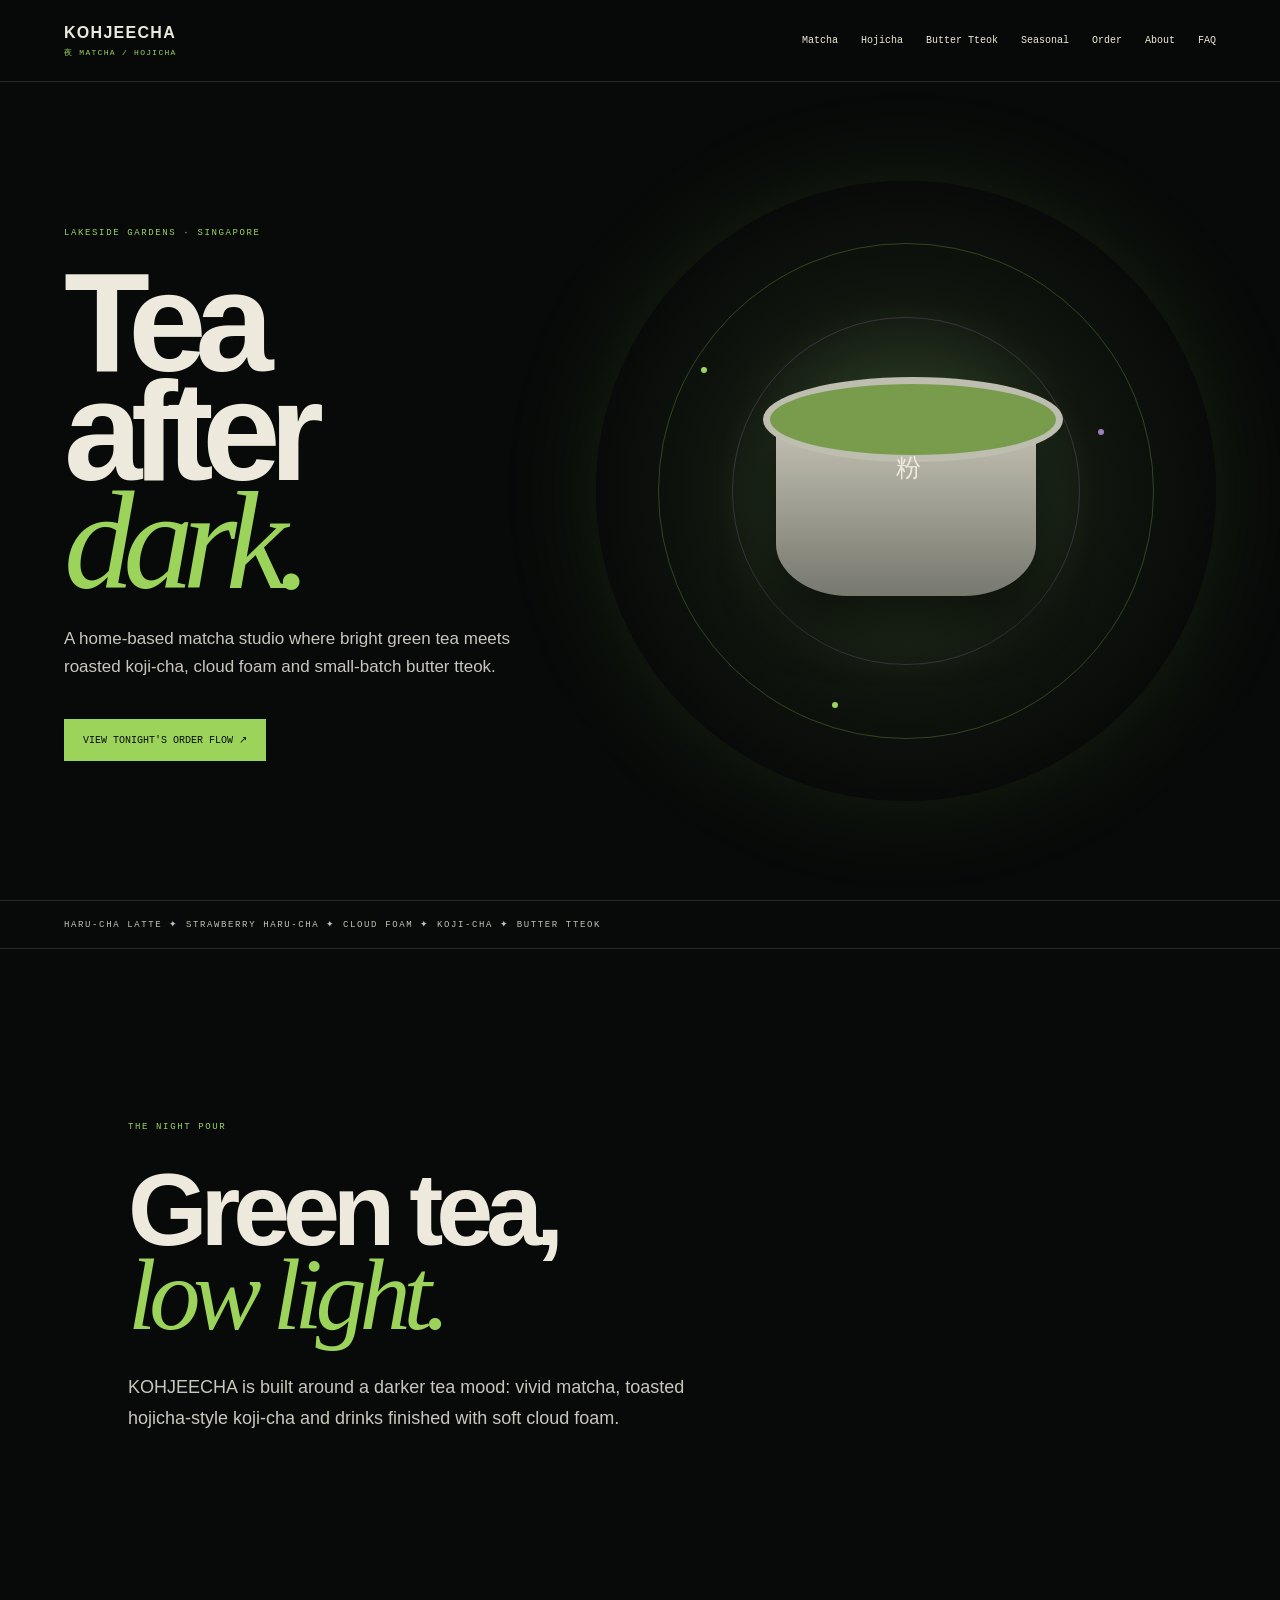
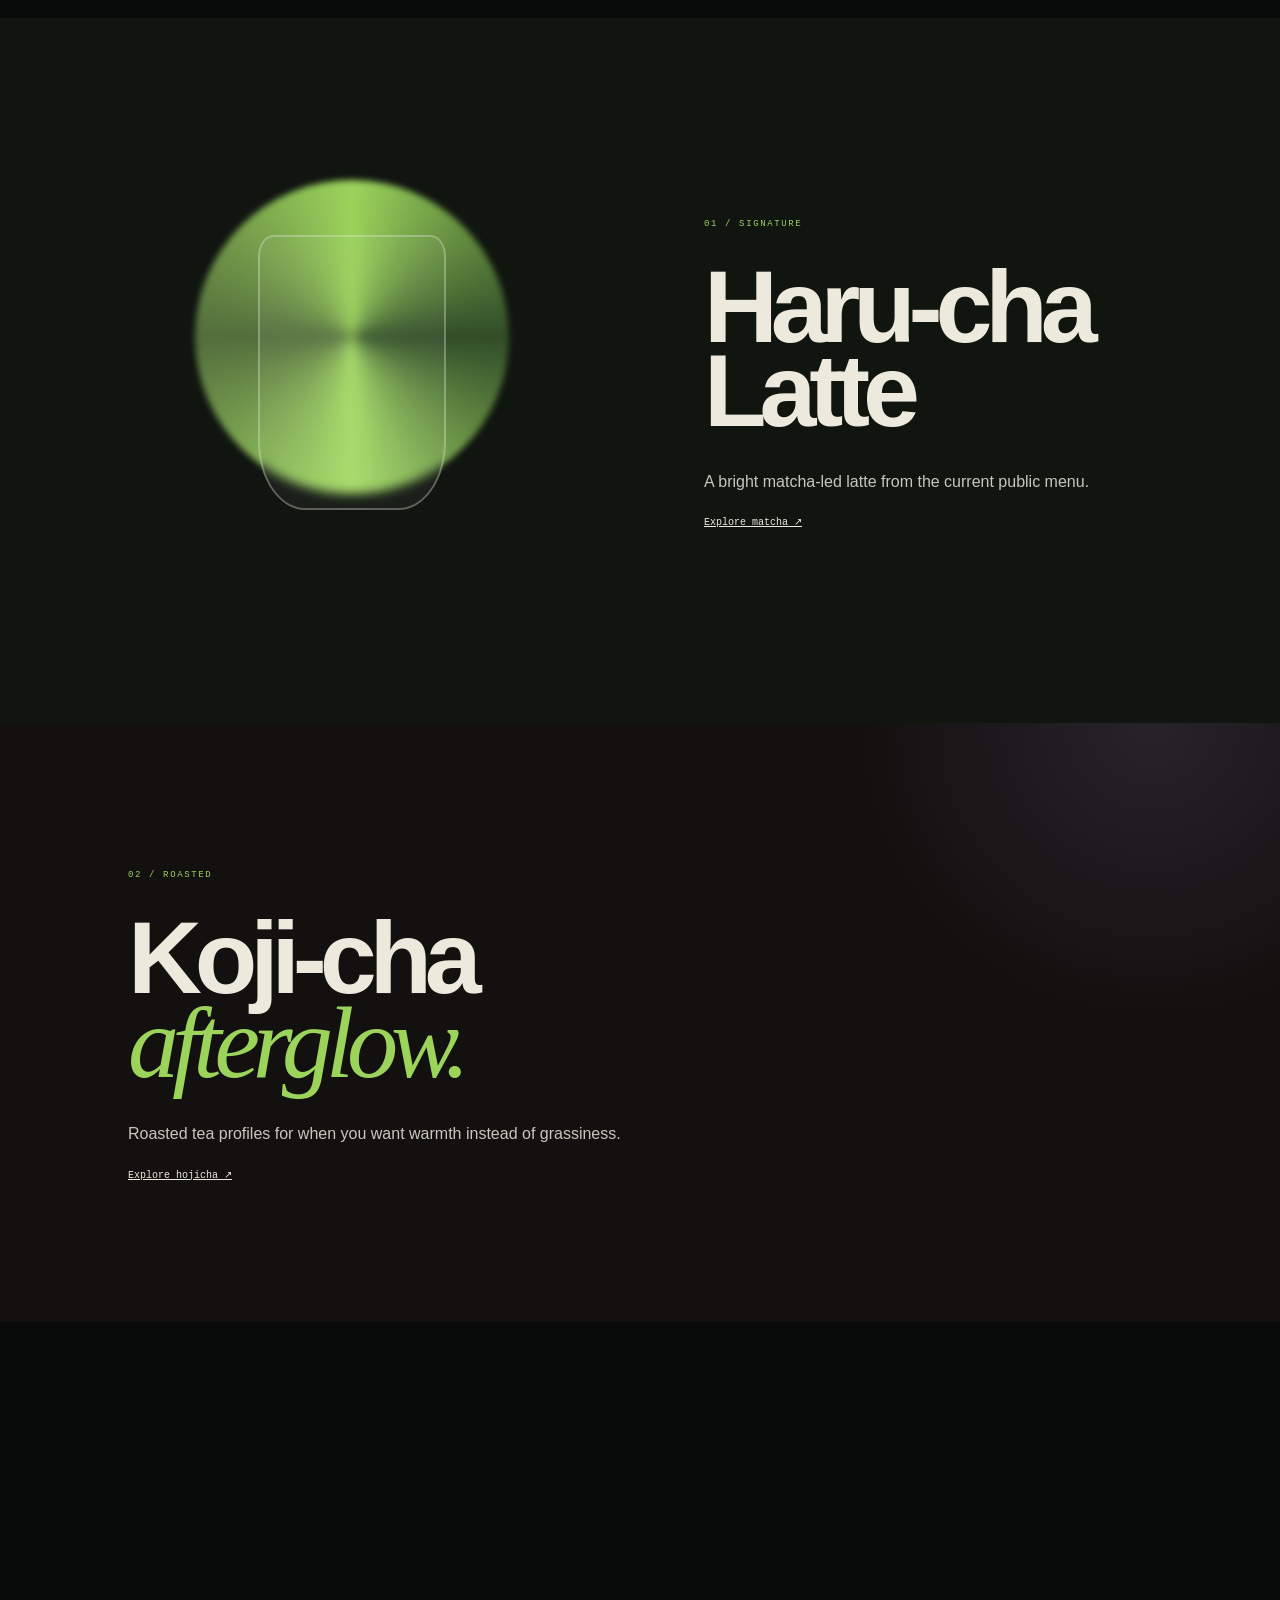
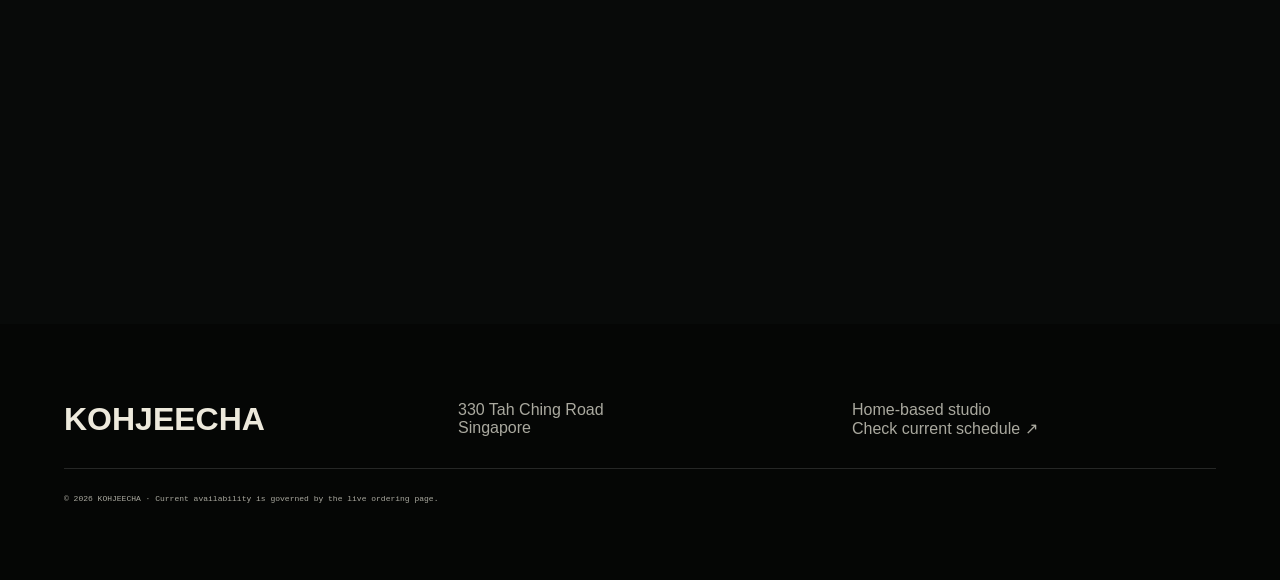
<file: index.html>
<!doctype html><html lang="en"><head><meta charset="utf-8"><meta name="viewport" content="width=device-width,initial-scale=1"><meta name="description" content="KOHJEECHA — home-based matcha and hojicha drinks at Lakeside Gardens, Singapore."><title>KOHJEECHA — Night Matcha</title><link rel="stylesheet" href="css/style.css"></head><body><div class="loader">KOHJEECHA<span>夜茶</span></div><header><a class="brand" href="index.html">KOHJEECHA<small>夜 MATCHA / HOJICHA</small></a><button id="toggle">MENU</button><nav><a href="matcha.html">Matcha</a><a href="hojicha.html">Hojicha</a><a href="tteok.html">Butter Tteok</a><a href="seasonal.html">Seasonal</a><a href="order.html">Order</a><a href="about.html">About</a><a href="faq.html">FAQ</a></nav></header><main><section class="hero"><div class="hero-copy"><small>LAKESIDE GARDENS · SINGAPORE</small><h1>Tea<br>after<br><i>dark.</i></h1><p>A home-based matcha studio where bright green tea meets roasted koji-cha, cloud foam and small-batch butter tteok.</p><a class="btn" href="order.html">View tonight's order flow ↗</a></div><div class="orb"><div class="cup"><span>粉</span></div><i></i><i></i><i></i></div></section><div class="ticker">HARU-CHA LATTE ✦ STRAWBERRY HARU-CHA ✦ CLOUD FOAM ✦ KOJI-CHA ✦ BUTTER TTEOK</div><section class="intro reveal"><small>THE NIGHT POUR</small><h2>Green tea,<br><i>low light.</i></h2><p>KOHJEECHA is built around a darker tea mood: vivid matcha, toasted hojicha-style koji-cha and drinks finished with soft cloud foam.</p></section><section class="drinks reveal"><div class="drink-art"><div class="liquid"></div><div class="glass"></div></div><div><small>01 / SIGNATURE</small><h2>Haru-cha<br>Latte</h2><p>A bright matcha-led latte from the current public menu.</p><a href="matcha.html">Explore matcha ↗</a></div></section><section class="dark reveal"><small>02 / ROASTED</small><h2>Koji-cha<br><i>afterglow.</i></h2><p>Roasted tea profiles for when you want warmth instead of grassiness.</p><a href="hojicha.html">Explore hojicha ↗</a></section><section class="tteok-strip reveal"><small>WEEKEND / PREORDER</small><h2>Butter tteok,<br><i>made in batches.</i></h2><a class="btn light" href="tteok.html">See preorder notes →</a></section></main><footer><strong>KOHJEECHA</strong><div>330 Tah Ching Road<br>Singapore</div><div>Home-based studio<br><a href="order.html">Check current schedule ↗</a></div><small>© 2026 KOHJEECHA · Current availability is governed by the live ordering page.</small></footer><script src="js/app.js"></script></body></html>
</file>
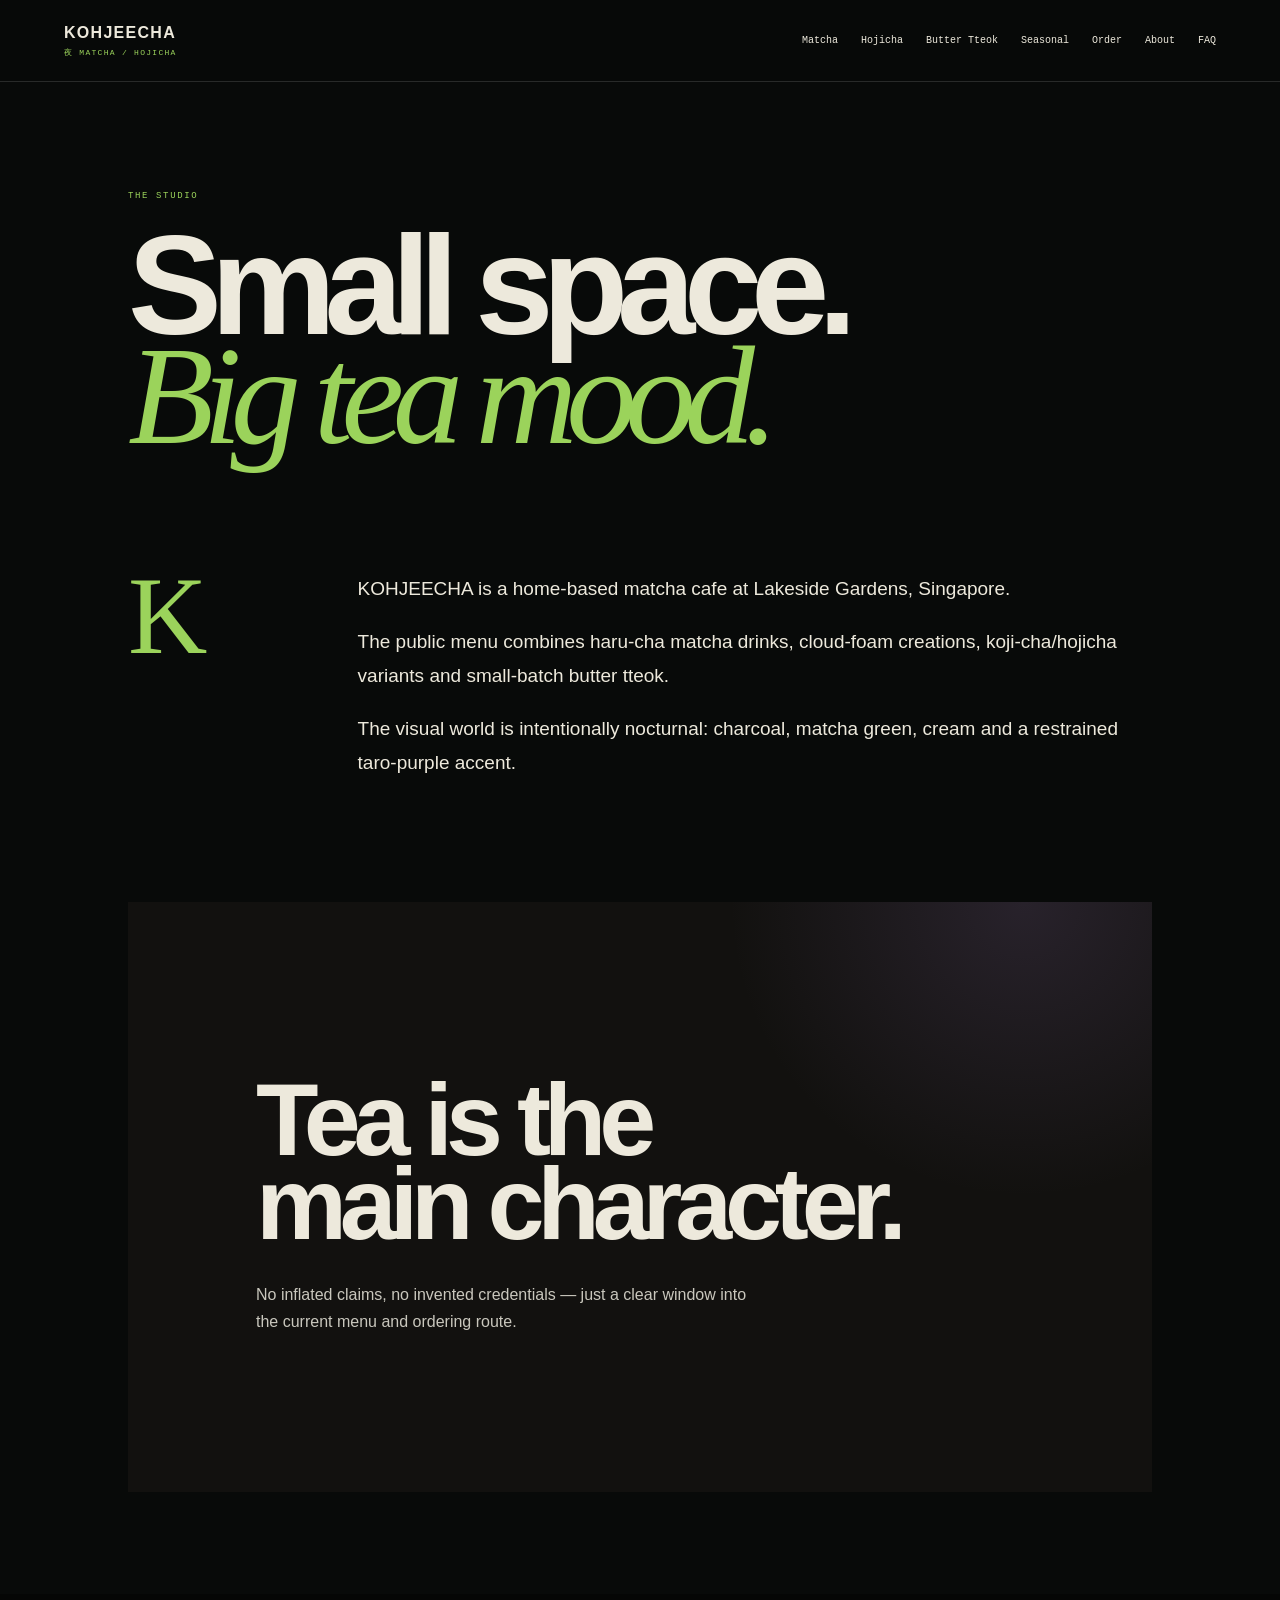
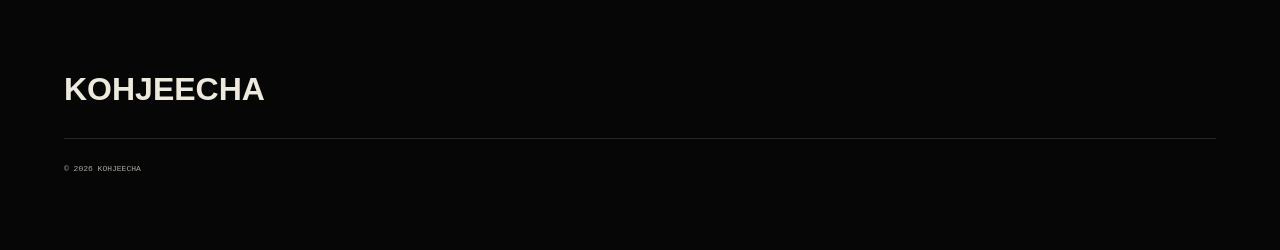
<file: about.html>
<!doctype html><html><head><meta charset="utf-8"><meta name="viewport" content="width=device-width,initial-scale=1"><title>About — KOHJEECHA</title><link rel="stylesheet" href="css/style.css"></head><body><header><a class="brand" href="index.html">KOHJEECHA<small>夜 MATCHA / HOJICHA</small></a><button id="toggle">MENU</button><nav><a href="matcha.html">Matcha</a><a href="hojicha.html">Hojicha</a><a href="tteok.html">Butter Tteok</a><a href="seasonal.html">Seasonal</a><a href="order.html">Order</a><a href="about.html">About</a><a href="faq.html">FAQ</a></nav></header><main class="inner"><small>THE STUDIO</small><h1>Small space.<br><i>Big tea mood.</i></h1><div class="story reveal"><p>K</p><div><p>KOHJEECHA is a home-based matcha cafe at Lakeside Gardens, Singapore.</p><p>The public menu combines haru-cha matcha drinks, cloud-foam creations, koji-cha/hojicha variants and small-batch butter tteok.</p><p>The visual world is intentionally nocturnal: charcoal, matcha green, cream and a restrained taro-purple accent.</p></div></div><section class="dark"><h2>Tea is the<br>main character.</h2><p>No inflated claims, no invented credentials — just a clear window into the current menu and ordering route.</p></section></main><footer><strong>KOHJEECHA</strong><small>© 2026 KOHJEECHA</small></footer><script src="js/app.js"></script></body></html>
</file>
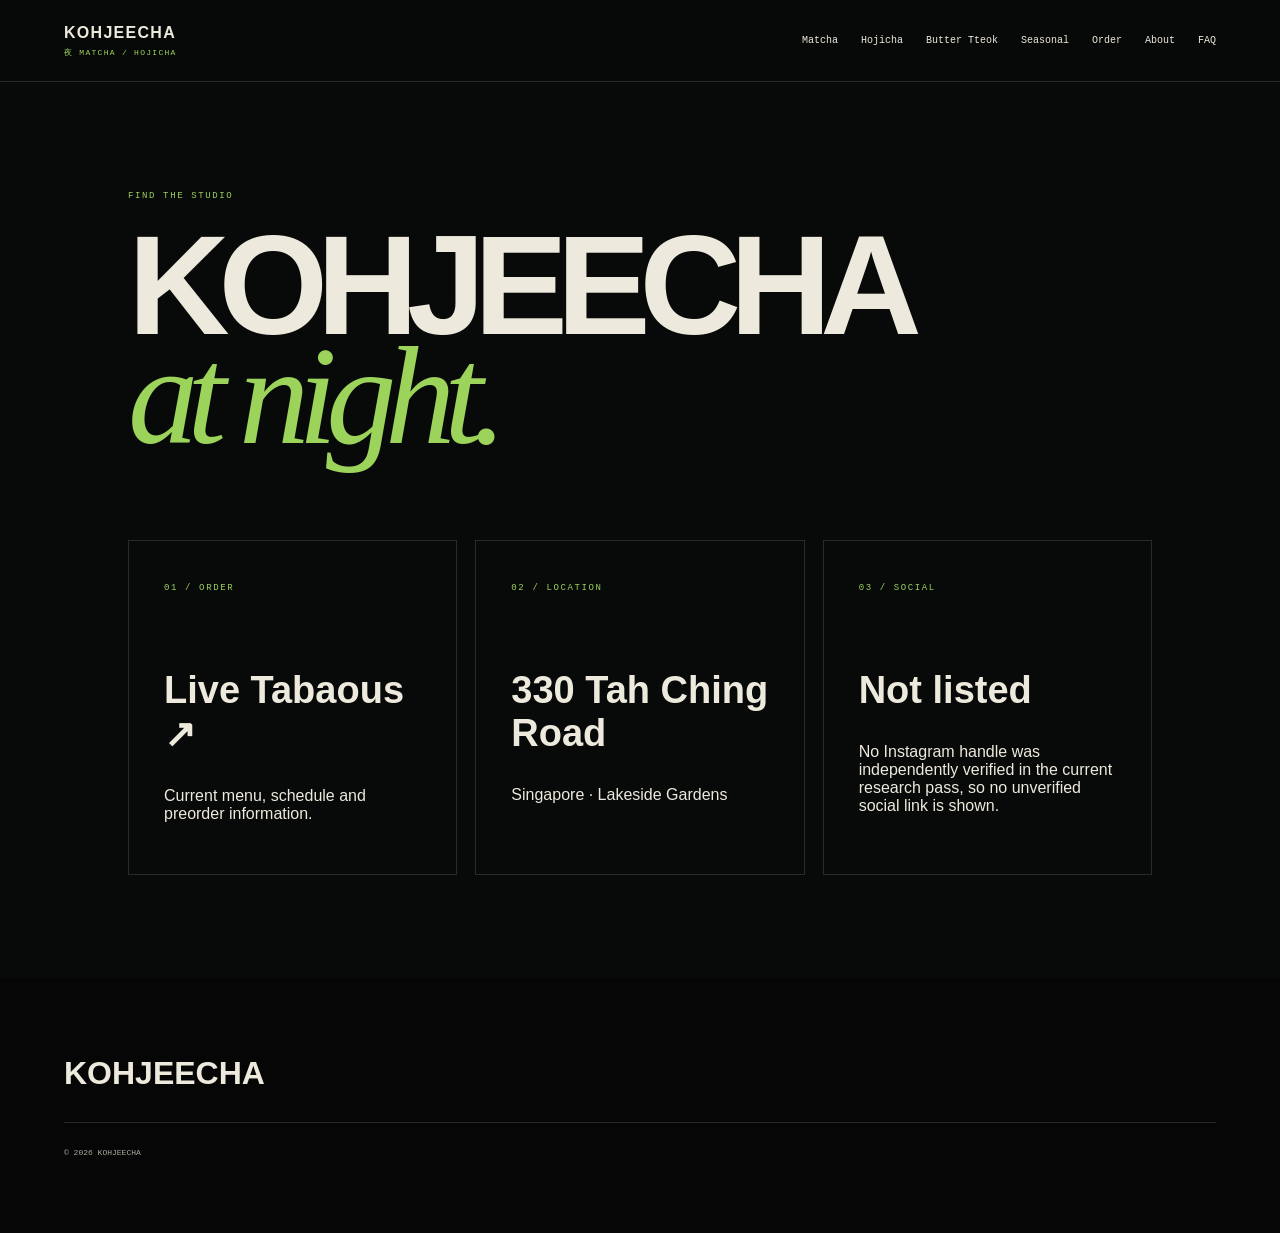
<file: contact.html>
<!doctype html><html><head><meta charset="utf-8"><meta name="viewport" content="width=device-width,initial-scale=1"><title>Contact — KOHJEECHA</title><link rel="stylesheet" href="css/style.css"></head><body><header><a class="brand" href="index.html">KOHJEECHA<small>夜 MATCHA / HOJICHA</small></a><button id="toggle">MENU</button><nav><a href="matcha.html">Matcha</a><a href="hojicha.html">Hojicha</a><a href="tteok.html">Butter Tteok</a><a href="seasonal.html">Seasonal</a><a href="order.html">Order</a><a href="about.html">About</a><a href="faq.html">FAQ</a></nav></header><main class="inner"><small>FIND THE STUDIO</small><h1>KOHJEECHA<br><i>at night.</i></h1><div class="cards"><a href="https://tabaous.com/kohjeecha" target="_blank"><small>01 / ORDER</small><h2>Live Tabaous ↗</h2><p>Current menu, schedule and preorder information.</p></a><div><small>02 / LOCATION</small><h2>330 Tah Ching Road</h2><p>Singapore · Lakeside Gardens</p></div><div><small>03 / SOCIAL</small><h2>Not listed</h2><p>No Instagram handle was independently verified in the current research pass, so no unverified social link is shown.</p></div></div></main><footer><strong>KOHJEECHA</strong><small>© 2026 KOHJEECHA</small></footer><script src="js/app.js"></script></body></html>
</file>
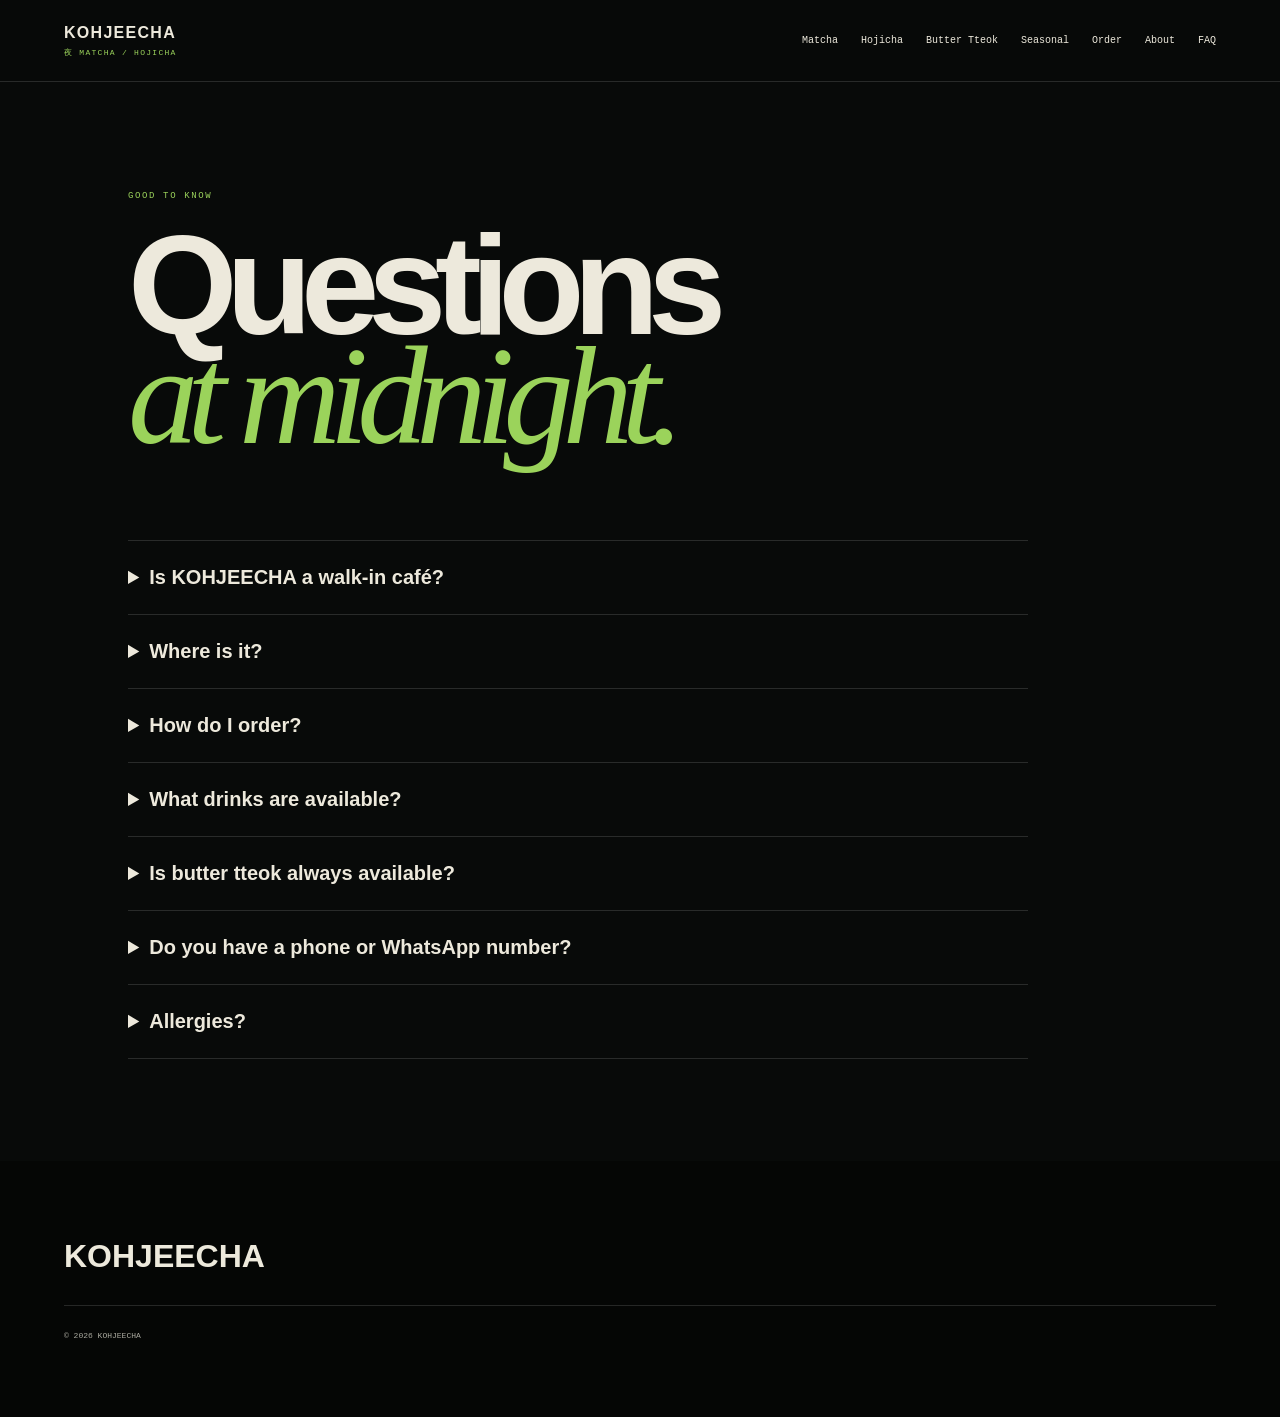
<file: faq.html>
<!doctype html><html><head><meta charset="utf-8"><meta name="viewport" content="width=device-width,initial-scale=1"><title>FAQ — KOHJEECHA</title><link rel="stylesheet" href="css/style.css"></head><body><header><a class="brand" href="index.html">KOHJEECHA<small>夜 MATCHA / HOJICHA</small></a><button id="toggle">MENU</button><nav><a href="matcha.html">Matcha</a><a href="hojicha.html">Hojicha</a><a href="tteok.html">Butter Tteok</a><a href="seasonal.html">Seasonal</a><a href="order.html">Order</a><a href="about.html">About</a><a href="faq.html">FAQ</a></nav></header><main class="inner"><small>GOOD TO KNOW</small><h1>Questions<br><i>at midnight.</i></h1><div class="faq"><details><summary>Is KOHJEECHA a walk-in café?</summary><p>It is a home-based matcha cafe. Collection should follow the current order window.</p></details><details><summary>Where is it?</summary><p>The public listing gives 330 Tah Ching Road, Singapore.</p></details><details><summary>How do I order?</summary><p>The current public ordering route is Tabaous.</p></details><details><summary>What drinks are available?</summary><p>The public menu currently evidences haru-cha, strawberry haru-cha, cloud-foam drinks and koji-cha/hojicha variants. Check the live menu for exact current stock.</p></details><details><summary>Is butter tteok always available?</summary><p>It is offered as a preorder item; current availability should be checked on the live listing.</p></details><details><summary>Do you have a phone or WhatsApp number?</summary><p>No phone/WhatsApp contact is published here because it was not independently verified.</p></details><details><summary>Allergies?</summary><p>Always review the current product ingredients and allergen information before ordering. If the live listing does not answer your question, contact the business through its active channel.</p></details></div></main><footer><strong>KOHJEECHA</strong><small>© 2026 KOHJEECHA</small></footer><script src="js/app.js"></script></body></html>
</file>
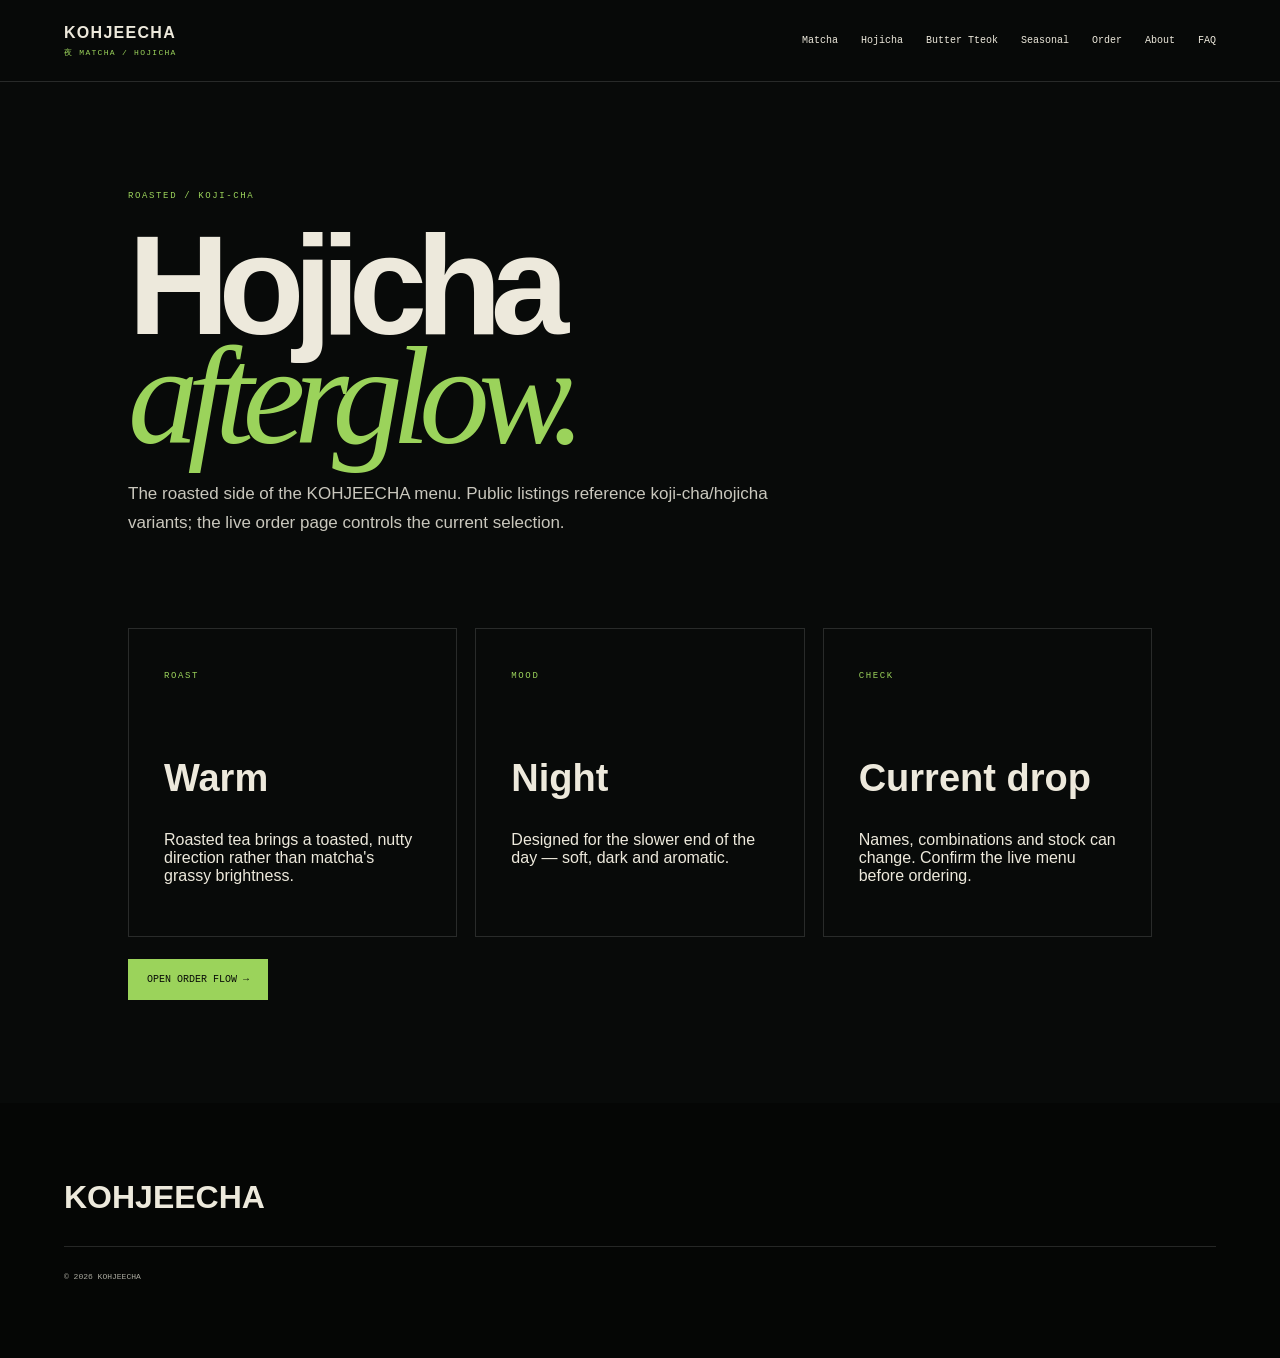
<file: hojicha.html>
<!doctype html><html><head><meta charset="utf-8"><meta name="viewport" content="width=device-width,initial-scale=1"><title>Hojicha — KOHJEECHA</title><link rel="stylesheet" href="css/style.css"></head><body><header><a class="brand" href="index.html">KOHJEECHA<small>夜 MATCHA / HOJICHA</small></a><button id="toggle">MENU</button><nav><a href="matcha.html">Matcha</a><a href="hojicha.html">Hojicha</a><a href="tteok.html">Butter Tteok</a><a href="seasonal.html">Seasonal</a><a href="order.html">Order</a><a href="about.html">About</a><a href="faq.html">FAQ</a></nav></header><main class="inner"><small>ROASTED / KOJI-CHA</small><h1>Hojicha<br><i>afterglow.</i></h1><p>The roasted side of the KOHJEECHA menu. Public listings reference koji-cha/hojicha variants; the live order page controls the current selection.</p><div class="cards"><article><small>ROAST</small><h2>Warm</h2><p>Roasted tea brings a toasted, nutty direction rather than matcha's grassy brightness.</p></article><article><small>MOOD</small><h2>Night</h2><p>Designed for the slower end of the day — soft, dark and aromatic.</p></article><article><small>CHECK</small><h2>Current drop</h2><p>Names, combinations and stock can change. Confirm the live menu before ordering.</p></article></div><a class="btn" href="order.html">Open order flow →</a></main><footer><strong>KOHJEECHA</strong><small>© 2026 KOHJEECHA</small></footer><script src="js/app.js"></script></body></html>
</file>
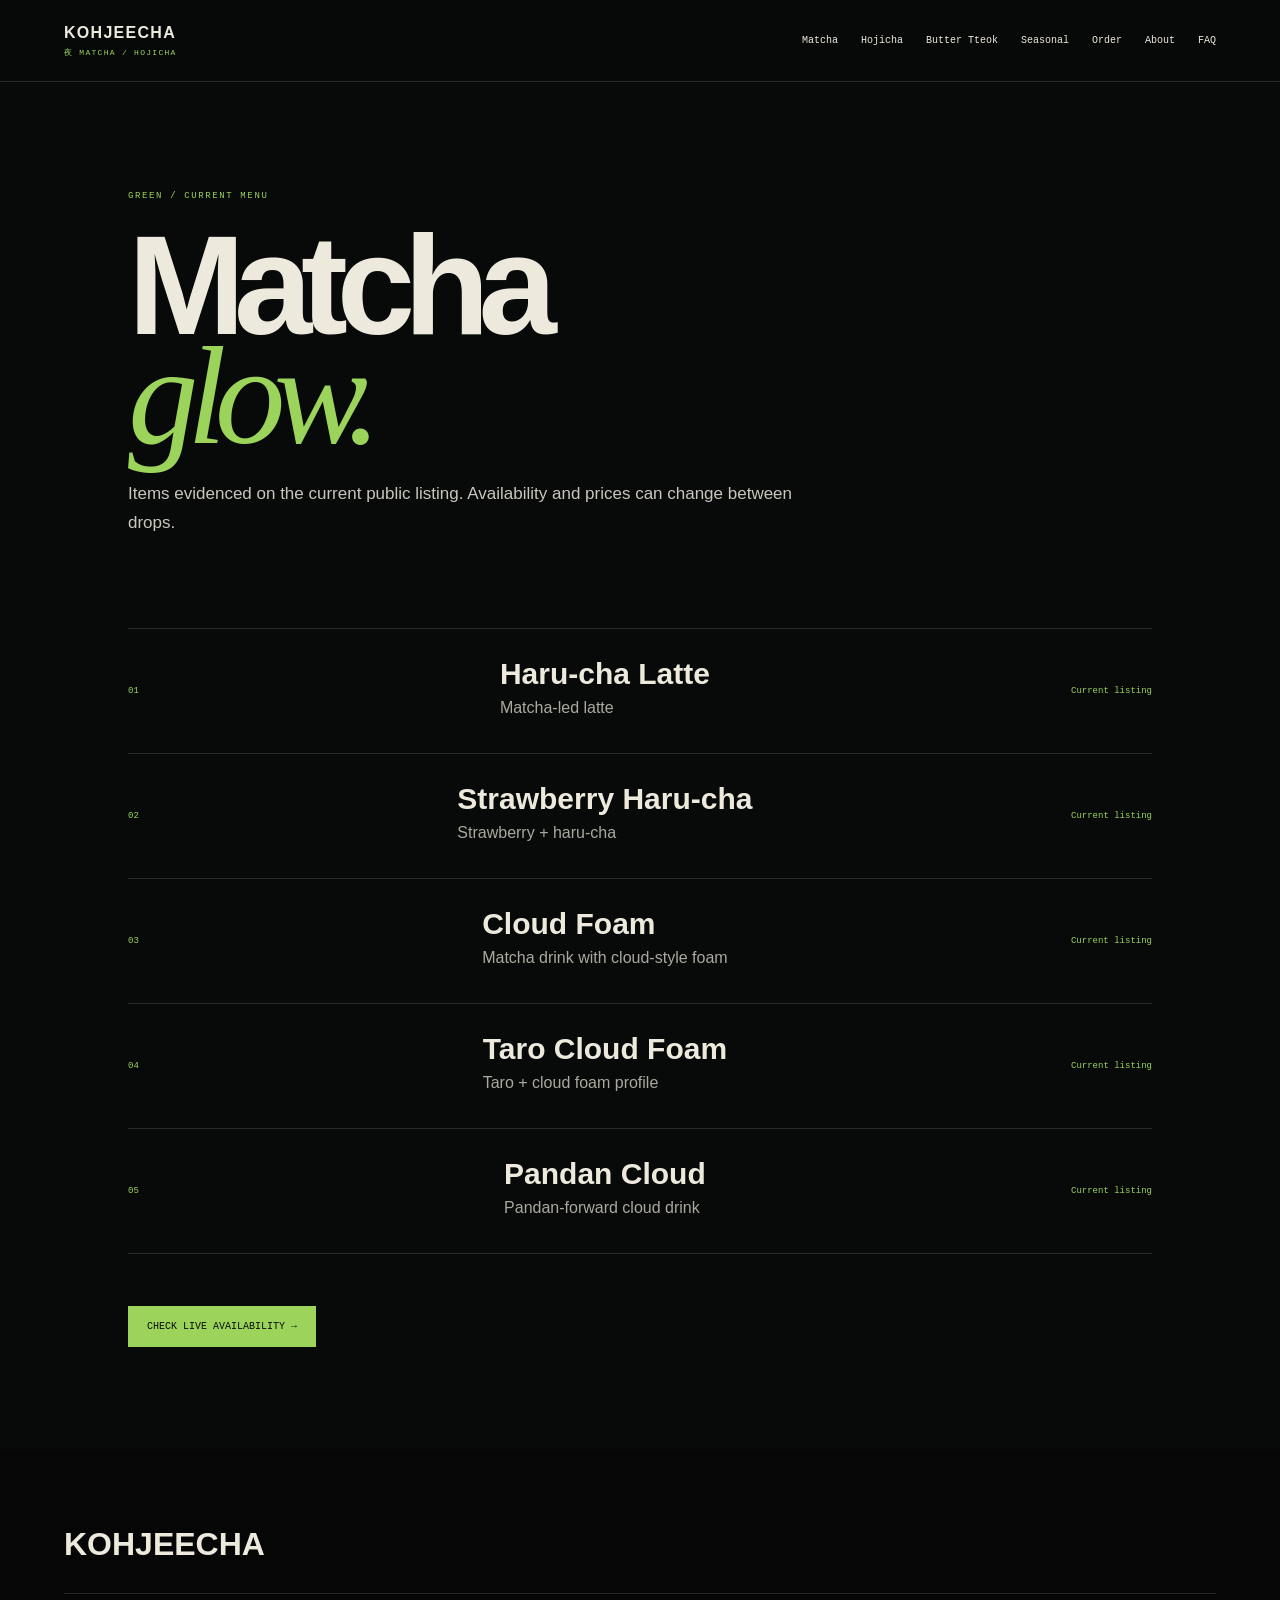
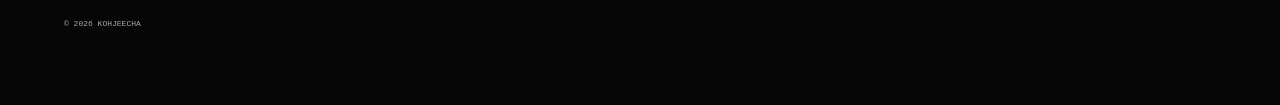
<file: matcha.html>
<!doctype html><html><head><meta charset="utf-8"><meta name="viewport" content="width=device-width,initial-scale=1"><title>Matcha — KOHJEECHA</title><link rel="stylesheet" href="css/style.css"></head><body><header><a class="brand" href="index.html">KOHJEECHA<small>夜 MATCHA / HOJICHA</small></a><button id="toggle">MENU</button><nav><a href="matcha.html">Matcha</a><a href="hojicha.html">Hojicha</a><a href="tteok.html">Butter Tteok</a><a href="seasonal.html">Seasonal</a><a href="order.html">Order</a><a href="about.html">About</a><a href="faq.html">FAQ</a></nav></header><main class="inner"><small>GREEN / CURRENT MENU</small><h1>Matcha<br><i>glow.</i></h1><p>Items evidenced on the current public listing. Availability and prices can change between drops.</p><div class="menu-list"><article><span>01</span><div><h2>Haru-cha Latte</h2><p>Matcha-led latte</p></div><b>Current listing</b></article><article><span>02</span><div><h2>Strawberry Haru-cha</h2><p>Strawberry + haru-cha</p></div><b>Current listing</b></article><article><span>03</span><div><h2>Cloud Foam</h2><p>Matcha drink with cloud-style foam</p></div><b>Current listing</b></article><article><span>04</span><div><h2>Taro Cloud Foam</h2><p>Taro + cloud foam profile</p></div><b>Current listing</b></article><article><span>05</span><div><h2>Pandan Cloud</h2><p>Pandan-forward cloud drink</p></div><b>Current listing</b></article></div><a class="btn" href="order.html">Check live availability →</a></main><footer><strong>KOHJEECHA</strong><small>© 2026 KOHJEECHA</small></footer><script src="js/app.js"></script></body></html>
</file>
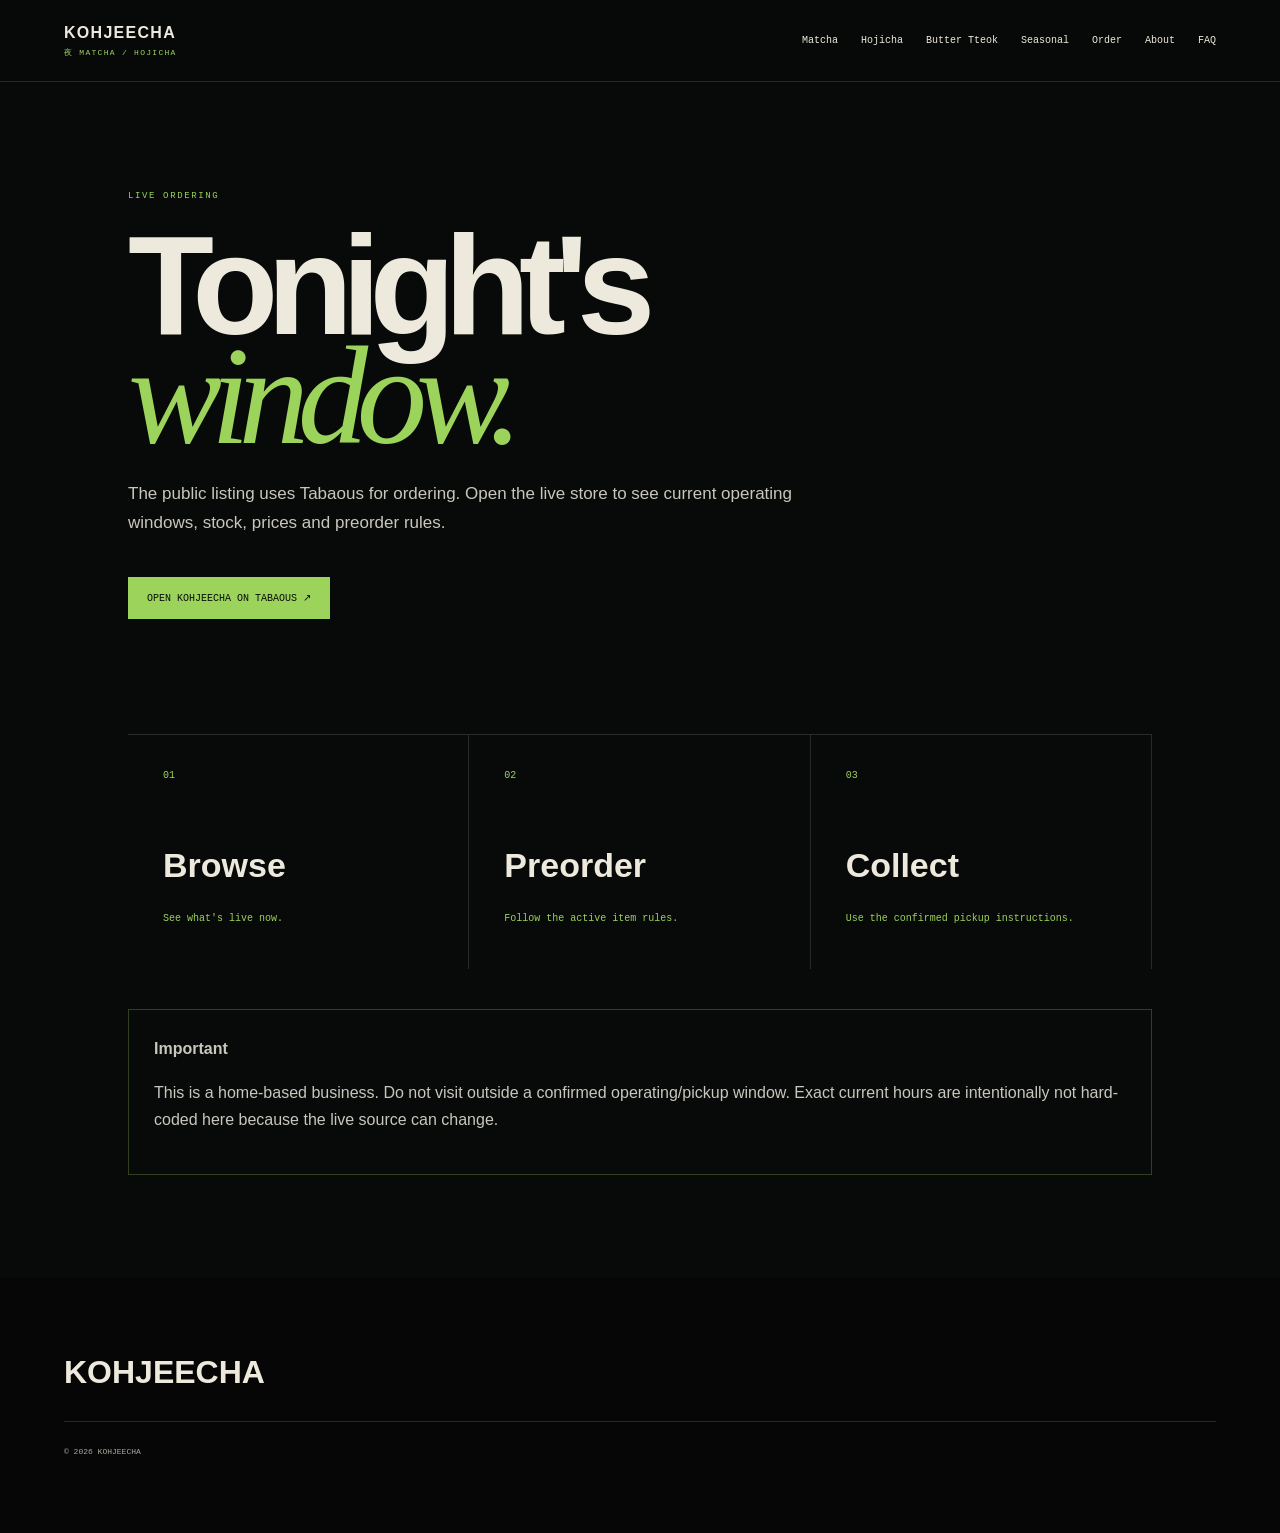
<file: order.html>
<!doctype html><html><head><meta charset="utf-8"><meta name="viewport" content="width=device-width,initial-scale=1"><title>Order — KOHJEECHA</title><link rel="stylesheet" href="css/style.css"></head><body><header><a class="brand" href="index.html">KOHJEECHA<small>夜 MATCHA / HOJICHA</small></a><button id="toggle">MENU</button><nav><a href="matcha.html">Matcha</a><a href="hojicha.html">Hojicha</a><a href="tteok.html">Butter Tteok</a><a href="seasonal.html">Seasonal</a><a href="order.html">Order</a><a href="about.html">About</a><a href="faq.html">FAQ</a></nav></header><main class="inner"><small>LIVE ORDERING</small><h1>Tonight's<br><i>window.</i></h1><p>The public listing uses Tabaous for ordering. Open the live store to see current operating windows, stock, prices and preorder rules.</p><a class="btn" href="https://tabaous.com/kohjeecha" target="_blank">Open KOHJEECHA on Tabaous ↗</a><div class="steps"><div>01<h2>Browse</h2><p>See what's live now.</p></div><div>02<h2>Preorder</h2><p>Follow the active item rules.</p></div><div>03<h2>Collect</h2><p>Use the confirmed pickup instructions.</p></div></div><div class="notice"><b>Important</b><p>This is a home-based business. Do not visit outside a confirmed operating/pickup window. Exact current hours are intentionally not hard-coded here because the live source can change.</p></div></main><footer><strong>KOHJEECHA</strong><small>© 2026 KOHJEECHA</small></footer><script src="js/app.js"></script></body></html>
</file>
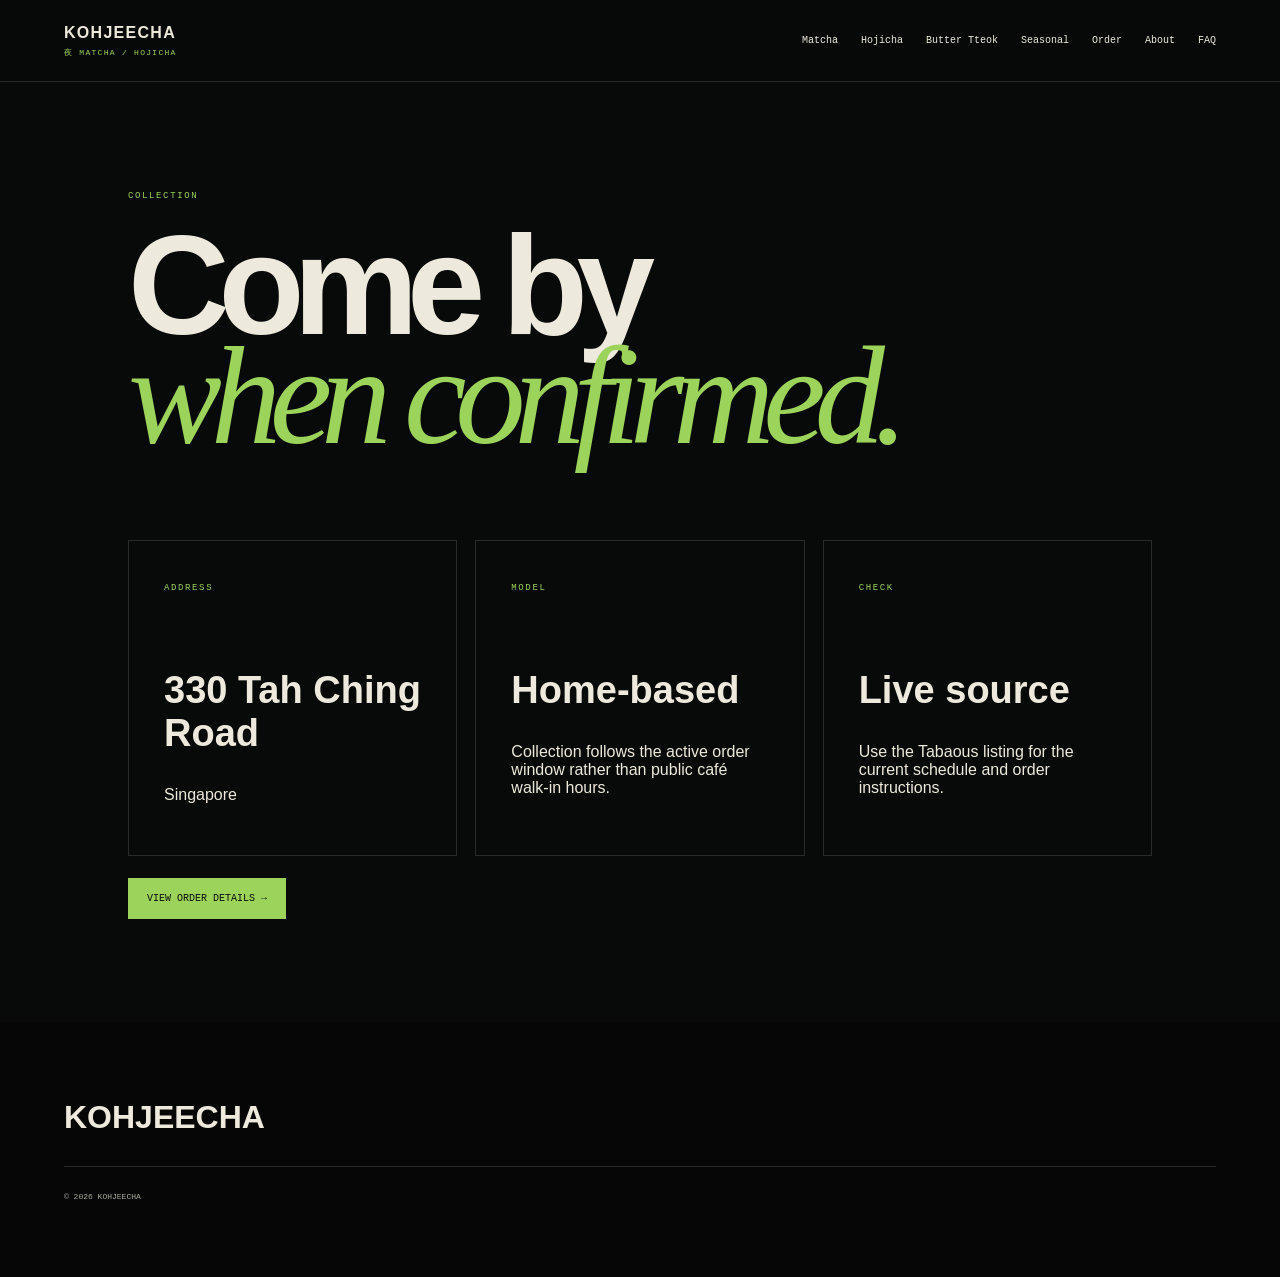
<file: pickup.html>
<!doctype html><html><head><meta charset="utf-8"><meta name="viewport" content="width=device-width,initial-scale=1"><title>Pickup — KOHJEECHA</title><link rel="stylesheet" href="css/style.css"></head><body><header><a class="brand" href="index.html">KOHJEECHA<small>夜 MATCHA / HOJICHA</small></a><button id="toggle">MENU</button><nav><a href="matcha.html">Matcha</a><a href="hojicha.html">Hojicha</a><a href="tteok.html">Butter Tteok</a><a href="seasonal.html">Seasonal</a><a href="order.html">Order</a><a href="about.html">About</a><a href="faq.html">FAQ</a></nav></header><main class="inner"><small>COLLECTION</small><h1>Come by<br><i>when confirmed.</i></h1><div class="cards"><article><small>ADDRESS</small><h2>330 Tah Ching Road</h2><p>Singapore</p></article><article><small>MODEL</small><h2>Home-based</h2><p>Collection follows the active order window rather than public café walk-in hours.</p></article><article><small>CHECK</small><h2>Live source</h2><p>Use the Tabaous listing for the current schedule and order instructions.</p></article></div><a class="btn" href="order.html">View order details →</a></main><footer><strong>KOHJEECHA</strong><small>© 2026 KOHJEECHA</small></footer><script src="js/app.js"></script></body></html>
</file>
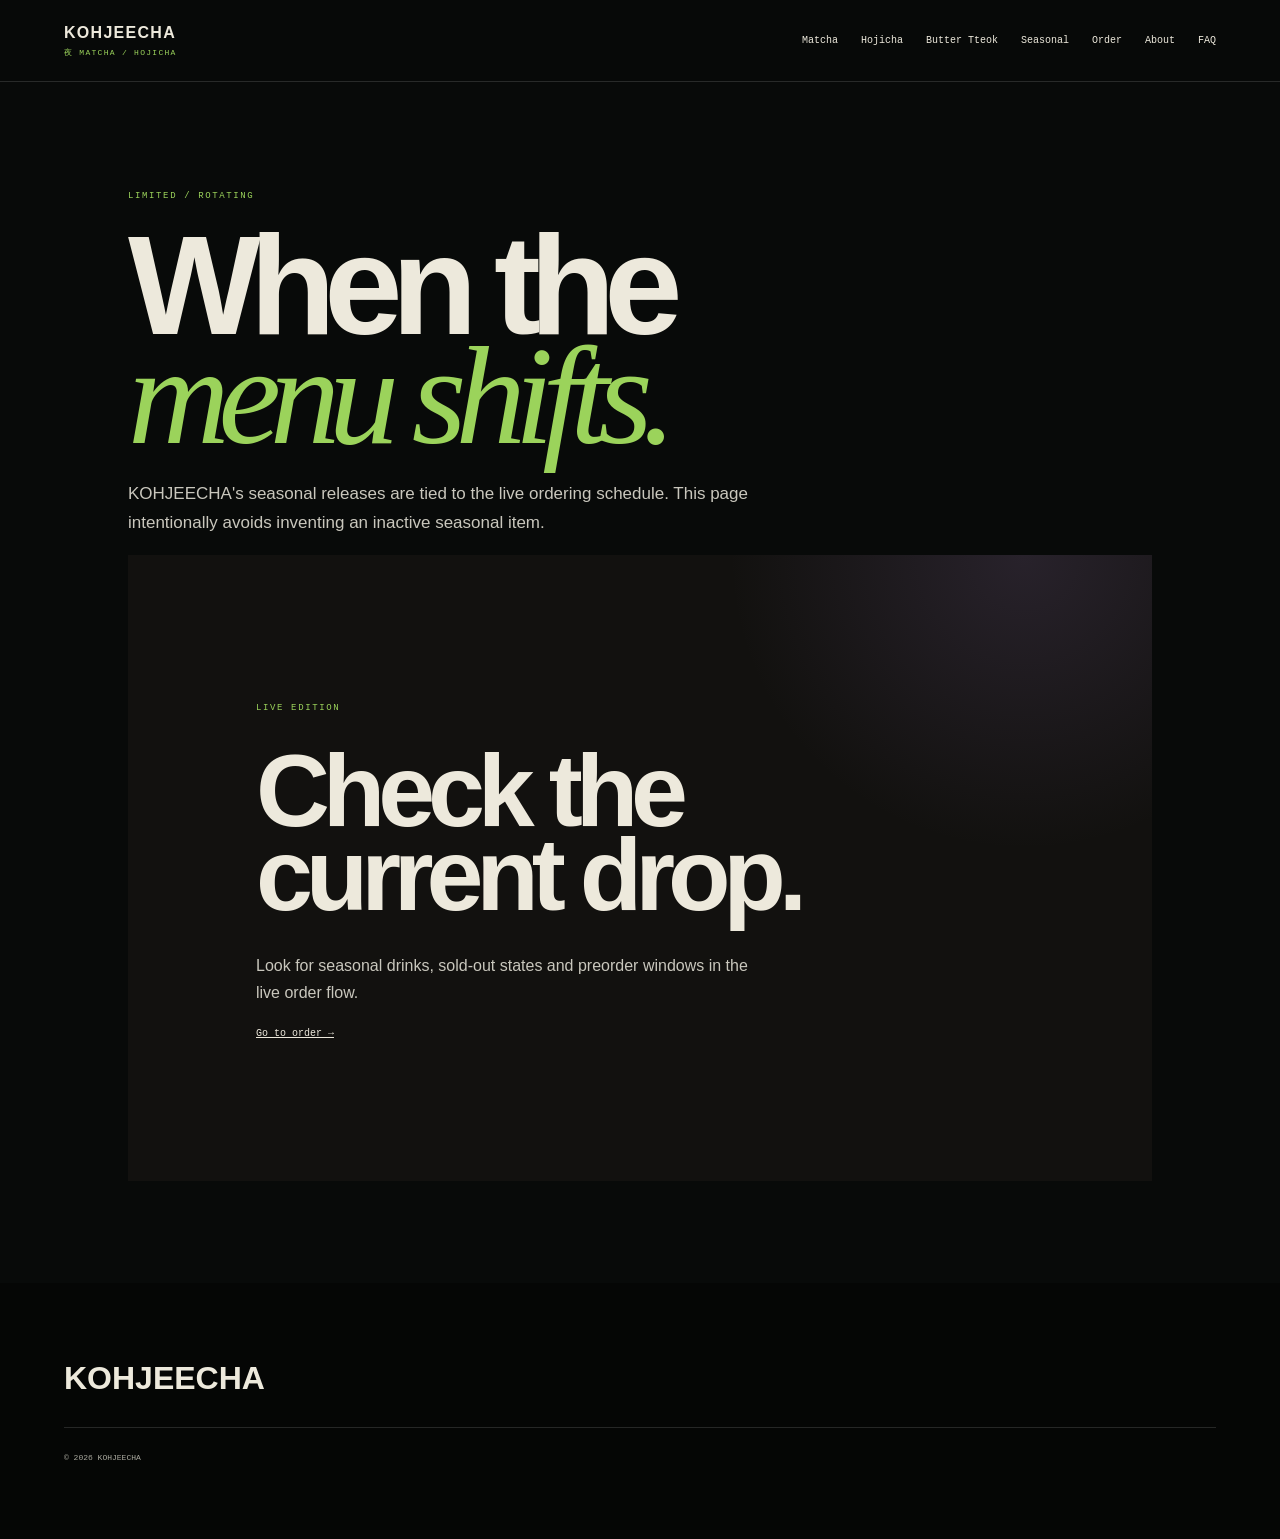
<file: seasonal.html>
<!doctype html><html><head><meta charset="utf-8"><meta name="viewport" content="width=device-width,initial-scale=1"><title>Seasonal — KOHJEECHA</title><link rel="stylesheet" href="css/style.css"></head><body><header><a class="brand" href="index.html">KOHJEECHA<small>夜 MATCHA / HOJICHA</small></a><button id="toggle">MENU</button><nav><a href="matcha.html">Matcha</a><a href="hojicha.html">Hojicha</a><a href="tteok.html">Butter Tteok</a><a href="seasonal.html">Seasonal</a><a href="order.html">Order</a><a href="about.html">About</a><a href="faq.html">FAQ</a></nav></header><main class="inner"><small>LIMITED / ROTATING</small><h1>When the<br><i>menu shifts.</i></h1><p>KOHJEECHA's seasonal releases are tied to the live ordering schedule. This page intentionally avoids inventing an inactive seasonal item.</p><section class="dark card"><small>LIVE EDITION</small><h2>Check the<br>current drop.</h2><p>Look for seasonal drinks, sold-out states and preorder windows in the live order flow.</p><a href="order.html">Go to order →</a></section></main><footer><strong>KOHJEECHA</strong><small>© 2026 KOHJEECHA</small></footer><script src="js/app.js"></script></body></html>
</file>
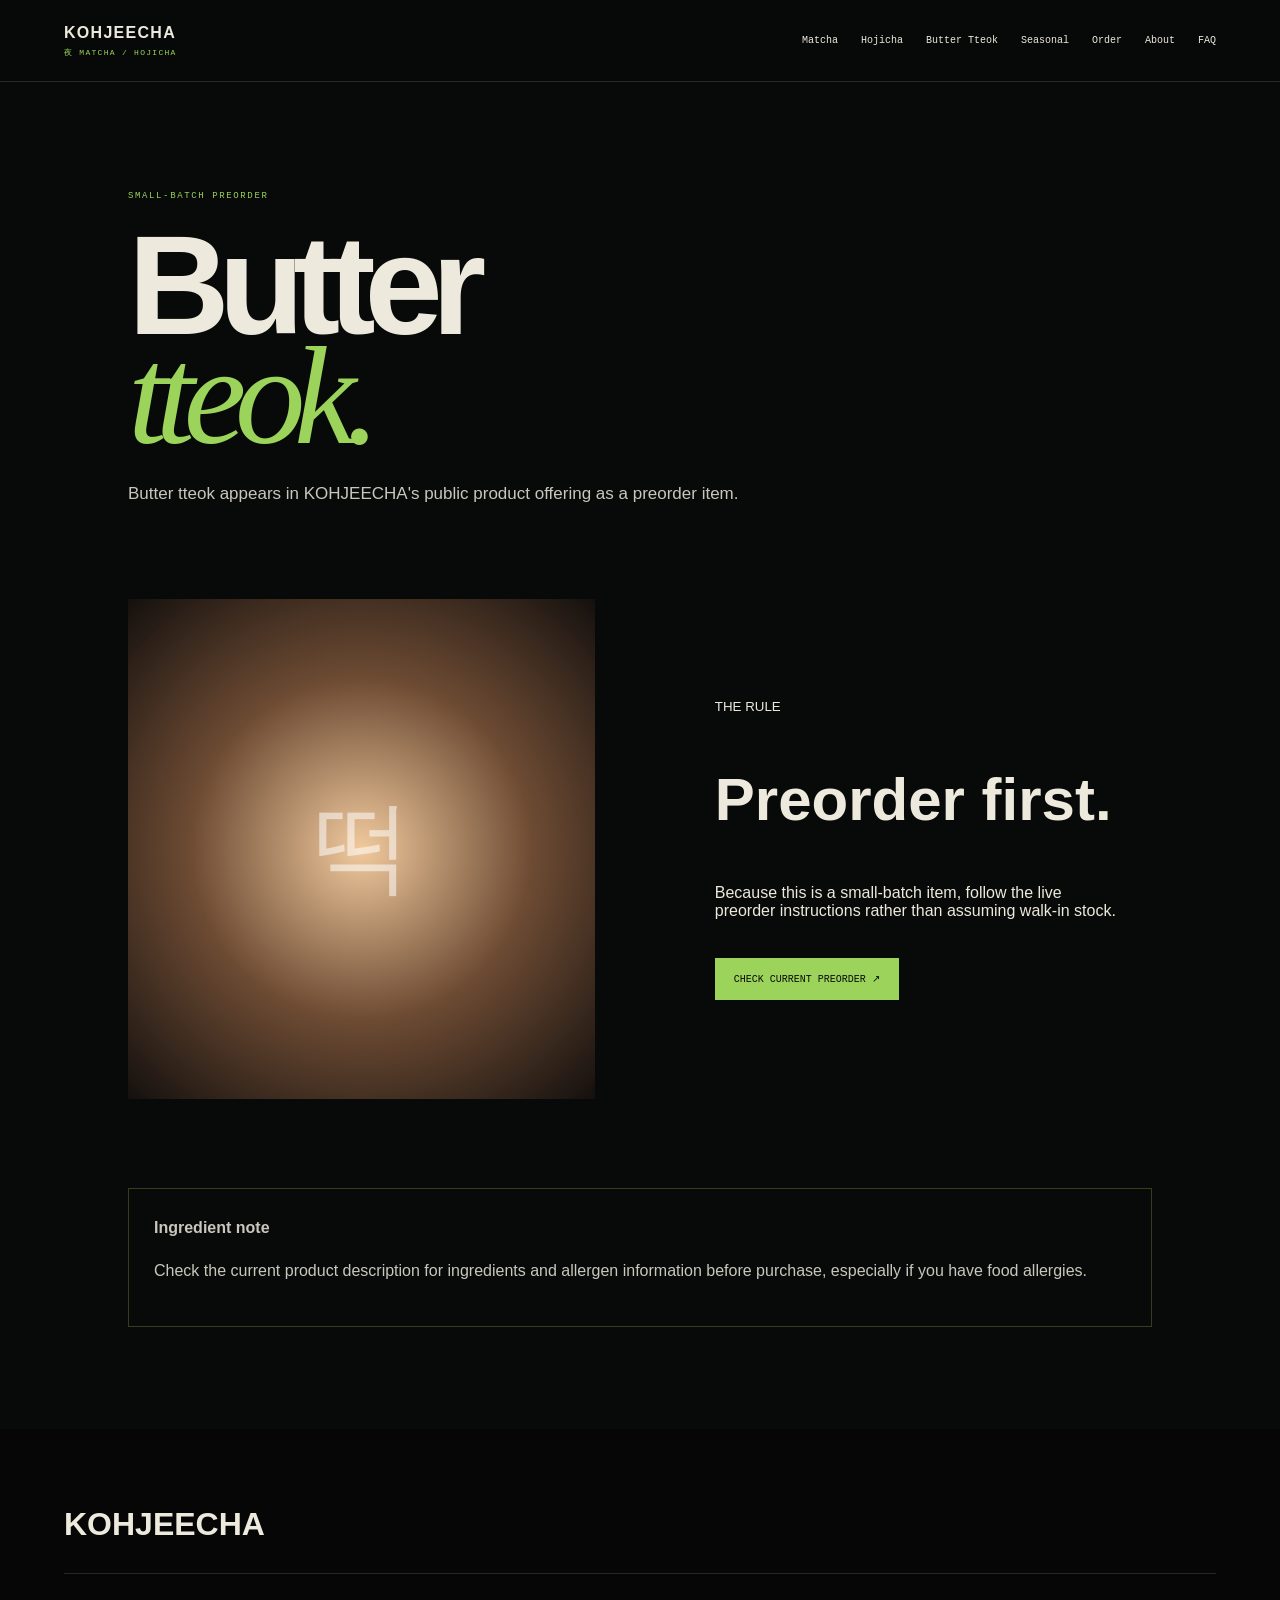
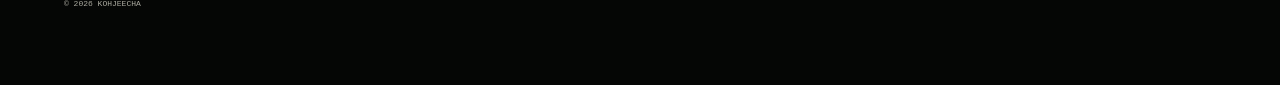
<file: tteok.html>
<!doctype html><html><head><meta charset="utf-8"><meta name="viewport" content="width=device-width,initial-scale=1"><title>Butter Tteok — KOHJEECHA</title><link rel="stylesheet" href="css/style.css"></head><body><header><a class="brand" href="index.html">KOHJEECHA<small>夜 MATCHA / HOJICHA</small></a><button id="toggle">MENU</button><nav><a href="matcha.html">Matcha</a><a href="hojicha.html">Hojicha</a><a href="tteok.html">Butter Tteok</a><a href="seasonal.html">Seasonal</a><a href="order.html">Order</a><a href="about.html">About</a><a href="faq.html">FAQ</a></nav></header><main class="inner"><small>SMALL-BATCH PREORDER</small><h1>Butter<br><i>tteok.</i></h1><p>Butter tteok appears in KOHJEECHA's public product offering as a preorder item.</p><section class="feature reveal"><div><span>떡</span></div><article><small>THE RULE</small><h2>Preorder first.</h2><p>Because this is a small-batch item, follow the live preorder instructions rather than assuming walk-in stock.</p><a class="btn" href="order.html">Check current preorder ↗</a></article></section><div class="notice"><b>Ingredient note</b><p>Check the current product description for ingredients and allergen information before purchase, especially if you have food allergies.</p></div></main><footer><strong>KOHJEECHA</strong><small>© 2026 KOHJEECHA</small></footer><script src="js/app.js"></script></body></html>
</file>
<file: css/style.css>
:root{--black:#080a09;--green:#9bd35b;--cream:#ede9dc;--purple:#80669c;--line:#ffffff22;--mono:"Courier New",monospace;--serif:Georgia,serif}*{box-sizing:border-box}html{scroll-behavior:smooth}body{margin:0;background:var(--black);color:var(--cream);font-family:Arial,sans-serif;overflow-x:hidden}a{color:inherit;text-decoration:none}header{height:82px;border-bottom:1px solid var(--line);display:flex;align-items:center;justify-content:space-between;padding:0 5vw;position:relative;z-index:20;background:#080a09ee;backdrop-filter:blur(12px)}.brand{font-weight:900;letter-spacing:.08em}.brand small{display:block;font:8px var(--mono);letter-spacing:.16em;color:var(--green);margin-top:5px}nav{display:flex;gap:23px;font:10px var(--mono)}#toggle{display:none;background:none;color:var(--cream);border:0;font:10px var(--mono)}main{min-height:calc(100vh - 82px)}.hero{min-height:calc(100vh - 82px);padding:7vw 5vw;display:grid;grid-template-columns:1fr 1fr;align-items:center;gap:4vw;position:relative}.hero-copy small,.inner>small,.intro small,.dark>small,.drinks small,.tteok-strip small,.cards small{font:9px var(--mono);letter-spacing:.18em;color:var(--green)}h1{font-size:clamp(70px,11vw,155px);line-height:.77;letter-spacing:-.08em;margin:30px 0}.hero h1 i,.inner h1 i,h2 i{font-family:var(--serif);font-weight:500;color:var(--green)}.hero p{font-size:17px;line-height:1.6;max-width:520px;color:#c9c7bd}.btn{display:inline-block;padding:15px 19px;background:var(--green);color:#0a0d08;font:10px var(--mono);margin-top:22px;text-transform:uppercase}.orb{height:min(60vw,620px);aspect-ratio:1;justify-self:end;border-radius:50%;background:radial-gradient(circle at 50% 50%,#3d5733,#10150e 45%,#080a09 72%);position:relative;box-shadow:0 0 100px #7fb74a22}.orb:before,.orb:after{content:"";position:absolute;inset:10%;border:1px solid #9bd35b44;border-radius:50%;animation:spin 18s linear infinite}.orb:after{inset:22%;border-color:#80669c55;animation-direction:reverse;animation-duration:12s}.cup{position:absolute;width:42%;height:30%;left:29%;top:37%;background:linear-gradient(#c9c7b9,#77786e);border-radius:0 0 28% 28%;box-shadow:0 30px 50px #0009;z-index:2}.cup:before{content:"";position:absolute;width:110%;height:38%;left:-5%;top:-18%;border-radius:50%;background:#789c4c;border:7px solid #bdbdb0}.cup span{position:absolute;left:46%;top:22%;font-size:25px;color:#ecebdd}.orb i{position:absolute;width:6px;height:6px;border-radius:50%;background:var(--green);animation:float 5s infinite}.orb i:nth-of-type(1){left:17%;top:30%}.orb i:nth-of-type(2){right:18%;top:40%;animation-delay:1s;background:#9b80ba}.orb i:nth-of-type(3){left:38%;bottom:15%;animation-delay:2s}.ticker{border-block:1px solid var(--line);padding:18px 5vw;font:9px var(--mono);letter-spacing:.18em;white-space:nowrap;overflow:hidden;color:#bfc4b4}.intro{padding:13vw 10vw;max-width:1000px}.intro h2,.dark h2,.drinks h2,.tteok-strip h2{font-size:clamp(58px,8vw,120px);line-height:.82;letter-spacing:-.07em;margin:35px 0}.intro p{max-width:600px;font-size:18px;line-height:1.7;color:#c9c7bd}.drinks{display:grid;grid-template-columns:1fr 1fr;align-items:center;padding:8vw 10vw;gap:10vw;background:#101510}.drink-art{height:500px;position:relative}.liquid{position:absolute;width:70%;aspect-ratio:1;left:15%;top:12%;border-radius:50%;background:conic-gradient(#9bd35b,#314d28,#a5dc67,#536d3c,#9bd35b);filter:blur(3px);animation:swirl 9s linear infinite}.glass{position:absolute;width:42%;height:55%;left:29%;top:23%;border:2px solid #e8eadc55;border-radius:8% 8% 25% 25%;background:#ffffff0b;backdrop-filter:blur(4px)}.drinks p,.dark p{line-height:1.7;color:#c9c7bd;max-width:500px}.drinks a,.dark a{font:10px var(--mono);text-decoration:underline}.dark{padding:11vw 10vw;background:#12110f;position:relative;overflow:hidden}.dark:after{content:"";position:absolute;width:50vw;height:50vw;border-radius:50%;right:-15vw;top:-25vw;background:radial-gradient(circle,#80669c33,transparent 65%)}.dark>*{position:relative;z-index:1}.tteok-strip{padding:11vw 5vw;background:linear-gradient(120deg,#556e3e,#80669c);color:white}.tteok-strip h2{max-width:900px}.light{background:var(--cream);color:#090b09}.inner{padding:8vw 10vw}.inner>p{max-width:700px;line-height:1.7;color:#c9c7bd;font-size:17px}.menu-list{margin:7vw 0 30px;border-top:1px solid var(--line)}.menu-list article{display:flex;gap:25px;justify-content:space-between;align-items:center;border-bottom:1px solid var(--line);padding:28px 0}.menu-list span,.menu-list b{font:9px var(--mono);color:var(--green)}.menu-list h2{margin:0;font-size:30px}.menu-list p{margin:8px 0;color:#aaa99f}.cards{display:grid;grid-template-columns:repeat(3,1fr);gap:18px;margin-top:7vw}.cards article,.cards>a,.cards>div{border:1px solid var(--line);padding:35px;min-height:280px;transition:.45s}.cards article:hover,.cards>a:hover{transform:translateY(-8px);border-color:#9bd35b77;background:#111a0f}.cards h2{font-size:38px;margin-top:75px}.feature{display:grid;grid-template-columns:1fr 1fr;gap:7vw;margin:7vw 0;align-items:center}.feature>div{height:500px;background:radial-gradient(circle,#f0c99d,#6d4b33 50%,#14100e);display:grid;place-items:center}.feature>div span{font-size:100px;color:#fff8}.feature article{padding:30px}.feature h2{font-size:60px}.notice{border:1px solid #9bd35b44;padding:25px;margin-top:40px;line-height:1.7;color:#c9c7bd}.steps{display:grid;grid-template-columns:repeat(3,1fr);margin-top:9vw;border-top:1px solid var(--line)}.steps div{padding:35px;border-right:1px solid var(--line);font:10px var(--mono);color:var(--green)}.steps h2{font:700 34px Arial;color:var(--cream);margin-top:65px}.story{display:grid;grid-template-columns:140px 1fr;gap:7vw;max-width:1000px;margin:8vw 0;font-size:19px;line-height:1.8}.story>p{font:110px Georgia;margin:0;color:var(--green)}.faq{max-width:900px;margin-top:7vw;border-top:1px solid var(--line)}details{padding:25px 0;border-bottom:1px solid var(--line)}summary{cursor:pointer;font-size:20px;font-weight:700}details p{line-height:1.7;color:#c9c7bd;max-width:700px}footer{padding:6vw 5vw;background:#050605;display:grid;grid-template-columns:1fr 1fr 1fr;gap:30px;color:#aaa99f}footer strong{font-size:32px;color:var(--cream)}footer small{grid-column:1/-1;border-top:1px solid var(--line);padding-top:25px;font:8px var(--mono)}.reveal{opacity:0;transform:translateY(35px);filter:blur(7px);transition:1s}.reveal.in{opacity:1;transform:none;filter:none}.loader{position:fixed;inset:0;z-index:100;background:#050605;display:grid;place-items:center;color:var(--green);font:11px var(--mono);letter-spacing:.25em;transition:.7s}.loader span{font-size:14px;margin-left:12px;color:var(--purple)}.loader.done{opacity:0;visibility:hidden}@keyframes spin{to{transform:rotate(360deg)}}@keyframes swirl{to{transform:rotate(360deg)}}@keyframes float{50%{transform:translate(25px,-30px)}}@media(max-width:800px){header{height:72px}nav{display:none;position:absolute;top:72px;left:0;right:0;background:#080a09;padding:25px 6vw;flex-direction:column}nav.open{display:flex}#toggle{display:block}.hero{grid-template-columns:1fr;padding:15vw 6vw}.orb{width:90vw;justify-self:center}.drinks,.feature,.story{grid-template-columns:1fr}.drink-art,.feature>div{height:80vw}.cards,.steps{grid-template-columns:1fr}.inner{padding:15vw 6vw}.hero h1,.inner h1{font-size:20vw}footer{grid-template-columns:1fr}}@media(prefers-reduced-motion:reduce){*{animation:none!important;transition:none!important}.reveal{opacity:1;transform:none;filter:none}}
</file>
